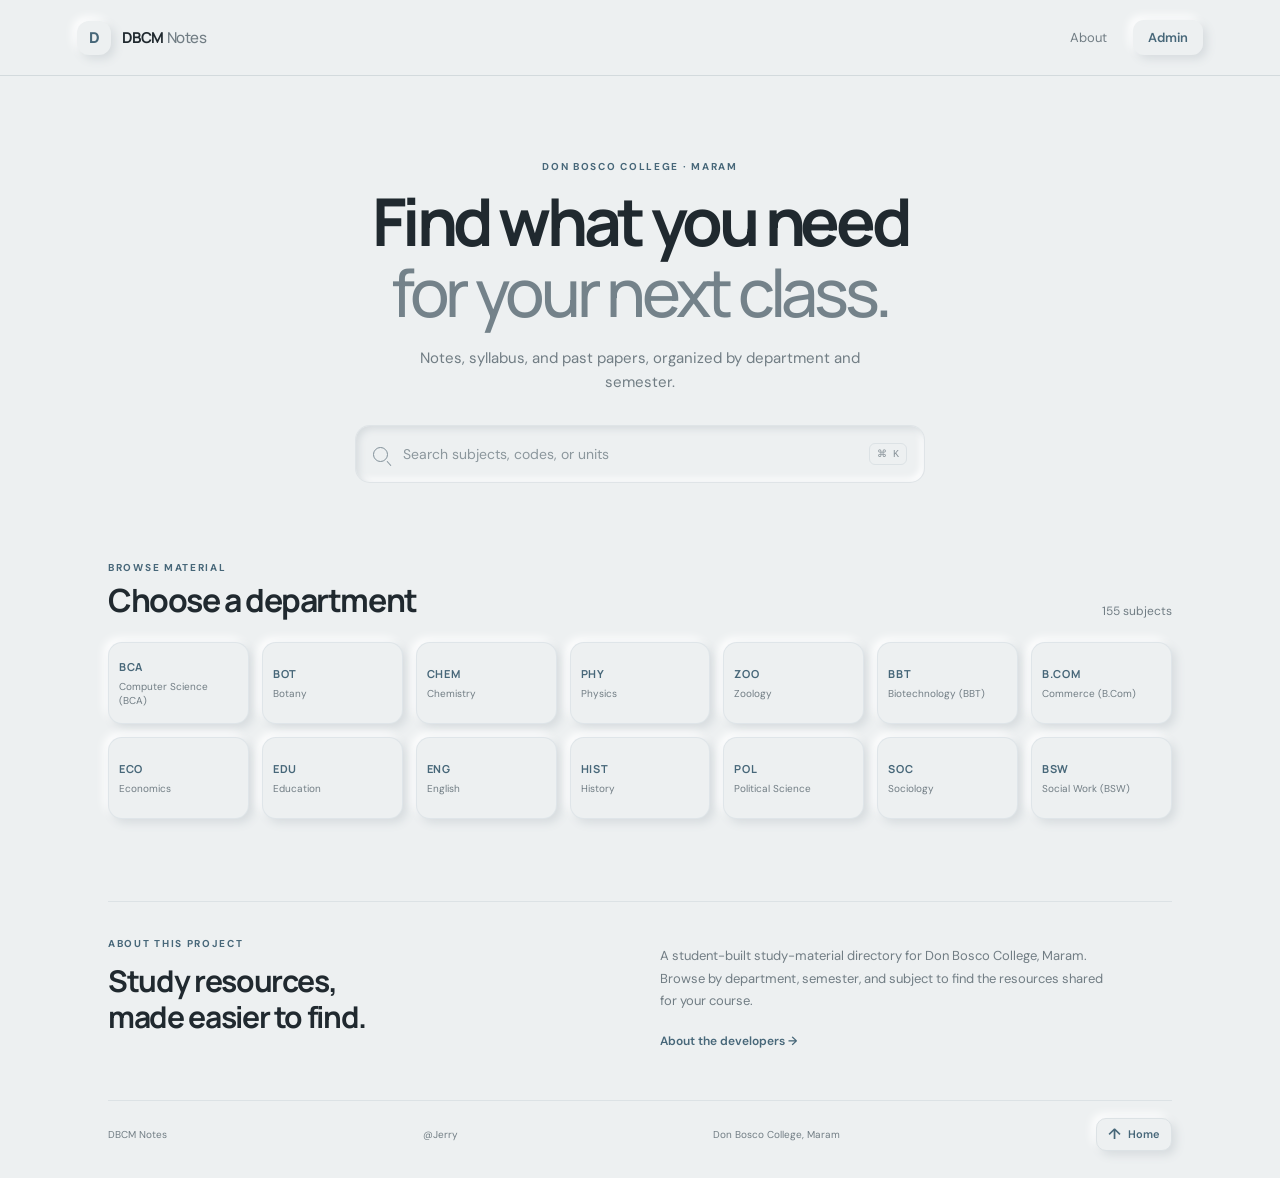
<file: index.html>
<!doctype html>
<html lang="en">
<head>
  <meta charset="utf-8">
  <meta name="viewport" content="width=device-width,initial-scale=1">
  <meta name="theme-color" content="#edf0f1">
  <title>DBCM Notes</title>
  <link rel="stylesheet" href="styles.css">
  <script src="data/curriculum.js" defer></script>
  <script src="app.js" defer></script>
</head>
<body>
  <header class="topbar">
    <a class="wordmark" href="./" aria-label="DBCM Notes home"><span class="wordmark-mark">D</span><span>DBCM <strong>Notes</strong></span></a>
    <nav class="top-actions" aria-label="Main navigation">
      <a class="text-link" href="#about">About</a>
      <a class="admin-link" href="admin/">Admin</a>
    </nav>
  </header>

  <main class="shell">
    <section class="intro" aria-labelledby="page-title">
      <p class="eyebrow">DON BOSCO COLLEGE · MARAM</p>
      <h1 id="page-title">Find what you need<br><span>for your next class.</span></h1>
      <p class="intro-copy">Notes, syllabus, and past papers, organized by department and semester.</p>
      <label class="searchbox" for="global-search">
        <span class="search-glyph" aria-hidden="true"></span>
        <input id="global-search" type="search" placeholder="Search subjects, codes, or units" autocomplete="off">
        <kbd>⌘ K</kbd>
      </label>
      <div id="search-results" class="search-results hidden" aria-live="polite"></div>
    </section>

    <section id="browse" class="browse-section" aria-labelledby="browse-title">
      <div class="section-heading">
        <div><p class="eyebrow">BROWSE MATERIAL</p><h2 id="browse-title">Choose a department</h2></div>
        <span id="dataset-count" class="quiet-count"></span>
      </div>
      <label class="mobile-department-select" for="department-select">
        <span class="sr-only">Choose a department</span>
        <select id="department-select"><option value="">Select department</option></select>
      </label>
      <div id="department-grid" class="department-grid" aria-label="Departments"></div>
    </section>

    <section id="semester-section" class="browse-section hidden" aria-labelledby="semester-title">
      <div class="section-heading compact-heading">
        <div><p class="eyebrow" id="selected-department-label">DEPARTMENT</p><h2 id="semester-title">Choose a semester</h2></div>
        <button id="change-department" class="text-button" type="button">Change department</button>
      </div>
      <div id="semester-grid" class="semester-grid" aria-label="Semesters"></div>
    </section>

    <section id="subject-section" class="browse-section hidden" aria-labelledby="subject-list-title">
      <div class="section-heading compact-heading">
        <div><p class="eyebrow" id="selected-semester-label">SEMESTER</p><h2 id="subject-list-title">Choose a subject</h2></div>
        <button id="change-semester" class="text-button" type="button">Change semester</button>
      </div>
      <div id="subject-grid" class="subject-grid"></div>
    </section>

    <section id="subject-detail" class="detail-section hidden" aria-labelledby="detail-title">
      <button id="back-to-subjects" class="back-button" type="button"><span aria-hidden="true">←</span> All subjects</button>
      <div class="detail-header">
        <div>
          <p class="eyebrow" id="detail-meta"></p>
          <h2 id="detail-title"></h2>
          <p id="detail-description" class="detail-description"></p>
        </div>
        <button id="bookmark-button" class="bookmark-button" type="button" aria-pressed="false">Save subject</button>
      </div>
      <div class="resource-tabs-wrap">
        <nav id="resource-tabs" class="resource-tabs" aria-label="Subject resources">
          <button type="button" data-tab="syllabus" class="resource-tab active">Syllabus</button>
          <button type="button" data-tab="notes" class="resource-tab">Notes</button>
          <button type="button" data-tab="pyqs" class="resource-tab">PYQs</button>
          <button type="button" data-tab="videos" class="resource-tab">Video</button>
          <button type="button" data-tab="references" class="resource-tab">References</button>
        </nav>
      </div>
      <div id="resource-content" class="resource-content"></div>
    </section>

    <section id="about" class="about-section">
      <div><p class="eyebrow">ABOUT THIS PROJECT</p><h2>Study resources,<br>made easier to find.</h2></div>
      <div class="about-copy">
        <p>A student-built study-material directory for Don Bosco College, Maram. Browse by department, semester, and subject to find the resources shared for your course.</p>
        <a href="about.html" class="text-link">About the developers <span aria-hidden="true">→</span></a>
      </div>
    </section>
    <footer class="footer"><span>DBCM Notes</span><span>@Jerry</span><span>Don Bosco College, Maram</span><button id="home-button" class="home-button" type="button" aria-label="Return to home and close open sections"><span aria-hidden="true">↑</span> Home</button></footer>
  </main>
  <div id="toast" class="toast" role="status" aria-live="polite"></div>
</body>
</html>
</file>
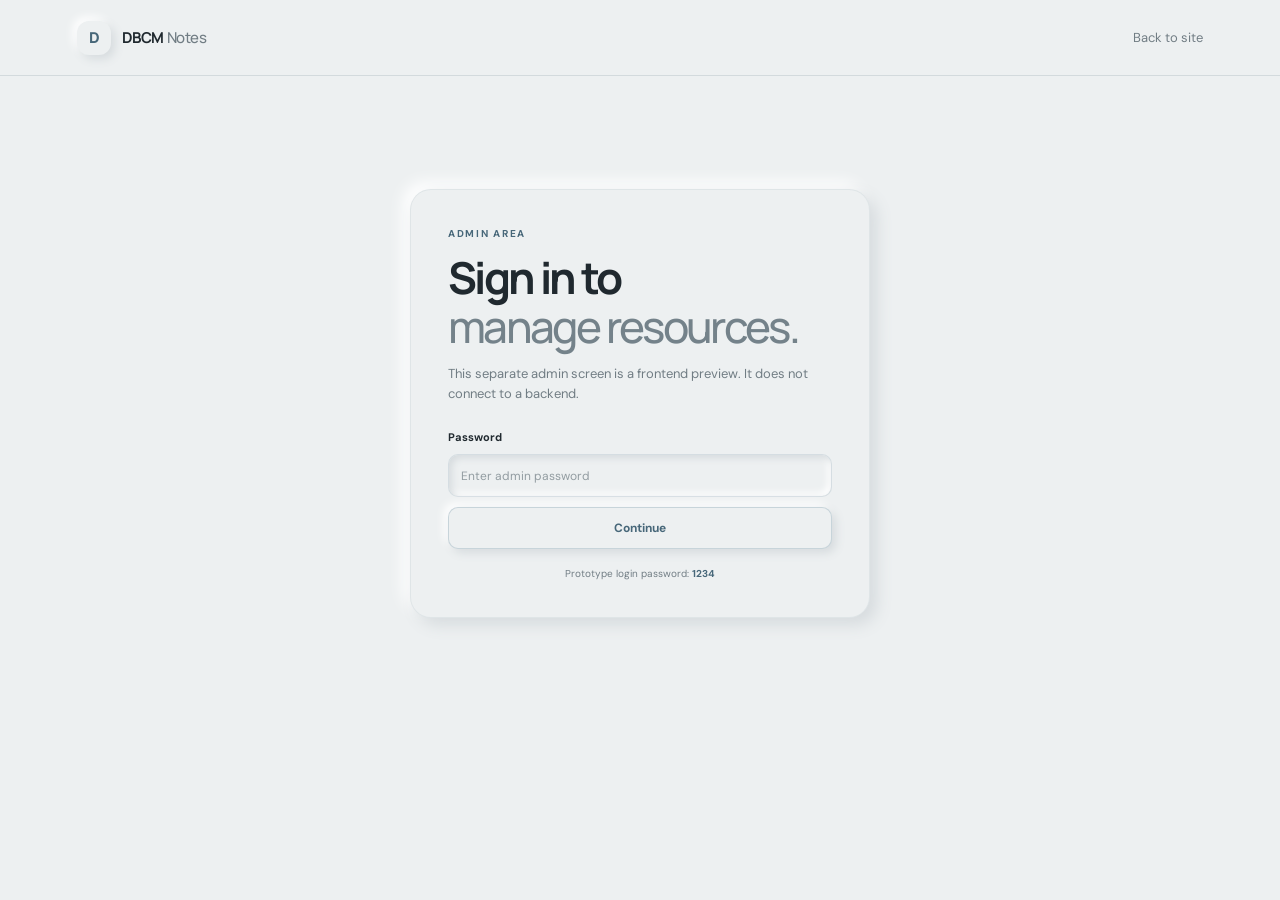
<file: admin/index.html>
<!doctype html>
<html lang="en">
<head>
  <meta charset="utf-8">
  <meta name="viewport" content="width=device-width,initial-scale=1">
  <title>Admin · DBCM Notes</title>
  <link rel="stylesheet" href="../styles.css">
  <link rel="stylesheet" href="admin.css">
  <script src="../data/curriculum.js" defer></script>
  <script src="admin.js" defer></script>
</head>
<body class="admin-body">
  <header class="topbar">
    <a class="wordmark" href="../"><span class="wordmark-mark">D</span><span>DBCM <strong>Notes</strong></span></a>
    <nav class="top-actions"><a class="text-link" href="../">Back to site</a></nav>
  </header>
  <main class="admin-shell">
    <section id="login-panel" class="login-panel">
      <p class="eyebrow">ADMIN AREA</p>
      <h1>Sign in to<br><span>manage resources.</span></h1>
      <p class="admin-subtitle">This separate admin screen is a frontend preview. It does not connect to a backend.</p>
      <form id="login-form" class="admin-form">
        <label for="admin-password">Password</label>
        <input id="admin-password" type="password" placeholder="Enter admin password" autocomplete="current-password" required>
        <p id="login-error" class="error-message hidden">That password did not match. Try again.</p>
        <button class="primary-button" type="submit">Continue</button>
      </form>
      <p class="demo-hint">Prototype login password: <strong>1234</strong></p>
    </section>

    <section id="dashboard" class="dashboard hidden">
      <div class="dashboard-heading">
        <div><p class="eyebrow">DBCM NOTES · ADMIN</p><h1>Resource manager</h1><p class="admin-subtitle">Manage the materials students see for each subject.</p></div>
        <button id="logout-button" class="quiet-button" type="button">Sign out</button>
      </div>
      <div class="admin-notice"><strong>Preview mode</strong><span>Changes are temporary and visible only in this browser. No files are uploaded or saved.</span></div>
      <div class="admin-stats">
        <article><span>Departments</span><strong>14</strong></article>
        <article><span>Subjects</span><strong>155</strong></article>
        <article><span>Note entries</span><strong id="note-count">310</strong></article>
      </div>
      <div class="manager-grid">
        <section class="admin-card">
          <div class="card-heading"><div><p class="eyebrow">ADD MATERIAL</p><h2>Share a note</h2></div></div>
          <form id="note-form" class="admin-form two-col-form">
            <div class="field-span"><label for="note-title">Note title</label><input id="note-title" required placeholder="e.g. Unit 1 revision notes"></div>
            <div><label for="note-department">Department</label><select id="note-department" required></select></div>
            <div><label for="note-subject">Subject</label><select id="note-subject" required></select></div>
            <div><label for="note-unit">Unit</label><select id="note-unit"><option value="">All units</option></select></div>
            <div><label for="note-author">Shared by</label><input id="note-author" placeholder="Admin or faculty name"></div>
            <div class="field-span"><label for="note-file">PDF file</label><input id="note-file" type="file" accept="application/pdf"><small class="field-help">PDF upload will connect to Supabase Storage in a later step.</small></div>
            <button class="primary-button field-span" type="submit">Preview note entry</button>
          </form>
        </section>
        <section class="admin-card notes-card">
          <div class="card-heading"><div><p class="eyebrow">CURRENT CATALOG</p><h2>Recent notes</h2></div><span class="quiet-count">Preview list</span></div>
          <div id="admin-note-list" class="admin-note-list"></div>
        </section>
      </div>
    </section>
  </main>
  <div id="admin-toast" class="toast" role="status" aria-live="polite"></div>
</body>
</html>
</file>
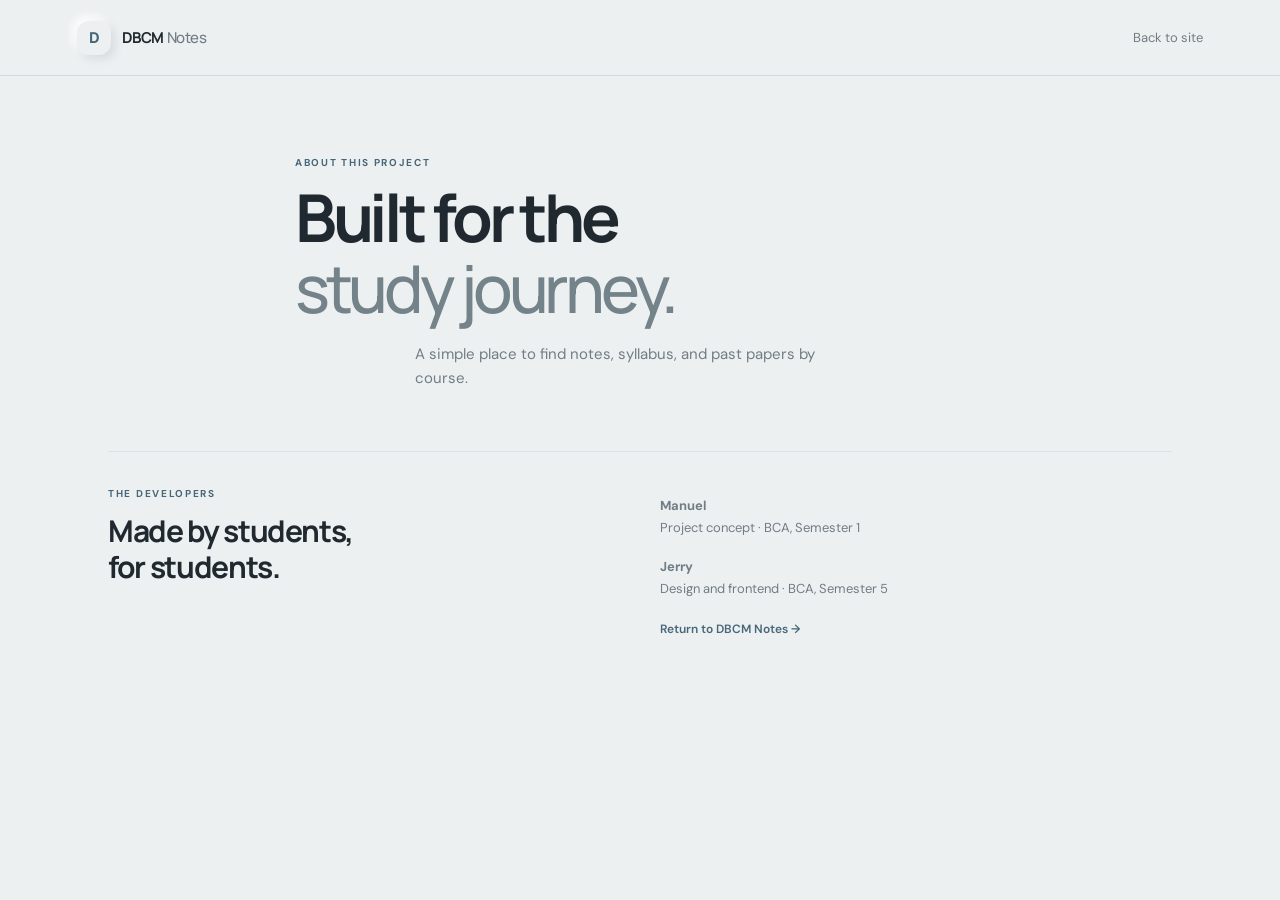
<file: about.html>
<!doctype html>
<html lang="en">
<head>
  <meta charset="utf-8">
  <meta name="viewport" content="width=device-width,initial-scale=1">
  <title>About · DBCM Notes</title>
  <link rel="stylesheet" href="styles.css">
</head>
<body>
  <header class="topbar"><a class="wordmark" href="./"><span class="wordmark-mark">D</span><span>DBCM <strong>Notes</strong></span></a><nav class="top-actions"><a class="text-link" href="./">Back to site</a></nav></header>
  <main class="shell">
    <section class="intro about-intro"><p class="eyebrow">ABOUT THIS PROJECT</p><h1>Built for the<br><span>study journey.</span></h1><p class="intro-copy">A simple place to find notes, syllabus, and past papers by course.</p></section>
    <section class="about-section developer-section"><div><p class="eyebrow">THE DEVELOPERS</p><h2>Made by students,<br>for students.</h2></div><div class="about-copy"><p><strong>Manuel</strong><br>Project concept · BCA, Semester 1</p><p><strong>Jerry</strong><br>Design and frontend · BCA, Semester 5</p><a class="text-link" href="./">Return to DBCM Notes <span aria-hidden="true">→</span></a></div></section>
  </main>
</body>
</html>
</file>
<file: styles.css>
@import url('https://fonts.googleapis.com/css2?family=DM+Sans:wght@400;500;600;700&family=Manrope:wght@400;500;600;700;800&display=swap');

:root {
  color-scheme: light;
  --page: #edf0f1;
  --surface: #edf0f1;
  --surface-deep: #e5e9eb;
  --ink: #20292f;
  --muted: #717d84;
  --line: #dce2e5;
  --accent: #476779;
  --accent-wash: #e2e9ed;
  --shadow-out: 7px 7px 16px #d6dbde, -7px -7px 16px #fff;
  --shadow-small: 4px 4px 10px #d6dbde, -4px -4px 10px #fff;
  --shadow-in: inset 3px 3px 7px #d6dbde, inset -3px -3px 7px #fff;
  --radius: 18px;
  font-family: 'DM Sans', 'Segoe UI', sans-serif;
}

* { box-sizing: border-box; }
html { scroll-behavior: smooth; }
body { margin: 0; min-width: 320px; background: var(--page); color: var(--ink); }
button, input, select { font: inherit; }
button, a, select { -webkit-tap-highlight-color: transparent; }
a { color: inherit; text-decoration: none; }
button { color: inherit; }
button:focus-visible, a:focus-visible, input:focus-visible, select:focus-visible { outline: 3px solid #829eae; outline-offset: 3px; }
.hidden { display: none !important; }
.sr-only { position: absolute; width: 1px; height: 1px; padding: 0; margin: -1px; overflow: hidden; clip: rect(0,0,0,0); white-space: nowrap; border: 0; }

.topbar { height: 76px; padding: 0 clamp(20px, 6vw, 88px); display: flex; align-items: center; justify-content: space-between; border-bottom: 1px solid rgba(191,201,206,.55); }
.wordmark { display: inline-flex; gap: 11px; align-items: center; font: 700 15px 'Manrope', sans-serif; letter-spacing: -.03em; }
.wordmark strong { font-weight: 500; color: var(--muted); }
.wordmark-mark { display: grid; place-items: center; height: 34px; width: 34px; border-radius: 12px; color: var(--accent); font: 800 15px 'Manrope', sans-serif; background: var(--surface); box-shadow: var(--shadow-small); }
.top-actions { display: flex; align-items: center; gap: 26px; font-size: 13px; }
.text-link { color: var(--muted); transition: color .2s ease; }
.text-link:hover { color: var(--ink); }
.admin-link { padding: 9px 15px; border-radius: 11px; color: var(--accent); font-weight: 600; background: var(--surface); box-shadow: var(--shadow-small); }
.admin-link:hover { box-shadow: var(--shadow-in); }

.shell { max-width: 1120px; padding: 0 28px; margin: auto; }
.intro { max-width: 690px; margin: 84px auto 78px; text-align: center; }
.eyebrow { margin: 0 0 13px; color: var(--accent); font-size: 10px; font-weight: 700; letter-spacing: .17em; text-transform: uppercase; }
h1, h2, h3, p { margin-top: 0; }
h1, h2, h3 { font-family: 'Manrope', 'Segoe UI', sans-serif; }
h1 { margin-bottom: 17px; font-size: clamp(40px, 6vw, 66px); line-height: 1.08; letter-spacing: -.065em; font-weight: 700; }
h1 span { color: #74828a; font-weight: 500; }
.intro-copy { margin: 0 auto 30px; max-width: 450px; color: var(--muted); font-size: 15px; line-height: 1.65; }
.searchbox { display: flex; align-items: center; gap: 13px; height: 58px; max-width: 570px; margin: auto; padding: 0 17px; background: var(--surface); border: 1px solid rgba(220,226,229,.8); border-radius: 15px; box-shadow: var(--shadow-in); }
.searchbox input { width: 100%; min-width: 0; border: 0; outline: 0; color: var(--ink); background: transparent; font-size: 14px; }
.searchbox input::placeholder { color: #8c979d; }
.search-glyph { width: 15px; height: 15px; flex: none; border: 1.7px solid #819099; border-radius: 50%; position: relative; }
.search-glyph::after { content: ''; position: absolute; right: -5px; bottom: -3px; width: 6px; border-top: 1.7px solid #819099; transform: rotate(48deg); }
kbd { flex: none; padding: 4px 7px; border: 1px solid var(--line); border-radius: 6px; color: #879198; font-size: 10px; }
.search-results { max-width: 570px; max-height: 340px; overflow: auto; margin: 8px auto 0; padding: 8px; text-align: left; border: 1px solid var(--line); border-radius: 15px; background: var(--surface); box-shadow: var(--shadow-out); }
.search-result { display: flex; width: 100%; justify-content: space-between; align-items: center; gap: 15px; margin: 0 0 7px; padding: 12px; border: 1px solid var(--line); border-radius: 10px; color: var(--ink); background: var(--surface); text-align: left; cursor: pointer; }
.search-result:last-child { margin-bottom: 0; }
.search-result > span:first-child { min-width: 0; }
.search-result:hover { background: var(--accent-wash); }
.search-result strong { display: block; overflow-wrap: anywhere; font-size: 13px; }
.search-result small { color: var(--muted); font-size: 11px; }
.search-result-code { color: var(--accent); font: 700 11px 'Manrope', sans-serif; }

.browse-section { margin: 0 0 82px; scroll-margin-top: 25px; }
.section-heading { display: flex; align-items: end; justify-content: space-between; gap: 20px; margin-bottom: 23px; }
.section-heading .eyebrow { margin-bottom: 7px; }
.section-heading h2, .about-section h2 { margin: 0; font-size: clamp(24px, 3vw, 32px); line-height: 1.2; letter-spacing: -.045em; }
.quiet-count { color: var(--muted); font-size: 12px; }
.department-grid { display: grid; grid-template-columns: repeat(7, minmax(0, 1fr)); gap: 13px; }
.department-tile, .semester-tile, .subject-tile, .note-card, .paper-card, .resource-card { border: 1px solid rgba(219,226,229,.7); background: var(--surface); box-shadow: var(--shadow-small); }
.department-tile { min-height: 82px; padding: 12px 10px; text-align: left; border-radius: 14px; cursor: pointer; transition: transform .18s, box-shadow .18s, border-color .18s; }
.department-tile:hover, .semester-tile:hover, .subject-tile:hover { transform: translateY(-2px); box-shadow: var(--shadow-out); }
.department-tile.selected, .semester-tile.selected { border-color: #9bb0bc; color: var(--accent); box-shadow: var(--shadow-in); }
.dept-code { display: block; margin-bottom: 6px; color: var(--accent); font: 700 11px 'Manrope', sans-serif; letter-spacing: .06em; }
.dept-name { display: block; color: var(--muted); font-size: 10px; line-height: 1.35; }
.mobile-department-select { display: none; position: relative; }
.mobile-department-select::after { content: ''; position: absolute; top: 50%; right: 18px; width: 8px; height: 8px; border-right: 1.5px solid var(--muted); border-bottom: 1.5px solid var(--muted); transform: translateY(-70%) rotate(45deg); pointer-events: none; }
.mobile-department-select select { appearance: none; -webkit-appearance: none; width: 100%; padding: 15px 45px 15px 16px; color: var(--ink); background: var(--surface); border: 1px solid var(--line); border-radius: 13px; box-shadow: var(--shadow-in); }
.semester-grid { display: grid; grid-template-columns: repeat(8, minmax(0, 1fr)); gap: 12px; }
.semester-tile { min-height: 74px; border-radius: 14px; cursor: pointer; text-align: center; transition: transform .18s, box-shadow .18s; }
.semester-tile span { display: block; font: 700 17px 'Manrope', sans-serif; }
.semester-tile small { color: var(--muted); font-size: 10px; }
.semester-tile:disabled { cursor: not-allowed; opacity: .56; box-shadow: none; }
.semester-tile:disabled:hover { transform: none; }
.subject-grid { display: grid; grid-template-columns: repeat(4, minmax(0,1fr)); gap: 13px; }
.subject-tile { min-height: 85px; padding: 14px; border-radius: 14px; cursor: pointer; text-align: left; transition: transform .18s, box-shadow .18s; }
.subject-tile strong { display: block; color: var(--accent); font: 700 12px 'Manrope', sans-serif; letter-spacing: .025em; }
.subject-tile span { display: block; margin-top: 6px; color: var(--muted); font-size: 11px; line-height: 1.4; }
.empty-state { grid-column: 1/-1; padding: 27px; border: 1px dashed #c7d0d4; border-radius: 14px; color: var(--muted); text-align: center; font-size: 13px; }
.text-button { border: 0; padding: 8px 0; color: var(--accent); background: transparent; font-size: 12px; font-weight: 600; cursor: pointer; }

.detail-section { padding: 28px; margin: 0 0 82px; border-radius: 22px; background: var(--surface); box-shadow: var(--shadow-out); scroll-margin-top: 24px; }
.back-button { border: 0; padding: 0; color: var(--muted); background: transparent; font-size: 12px; cursor: pointer; }
.back-button span { margin-right: 5px; font-size: 17px; vertical-align: -1px; }
.detail-header { display: flex; justify-content: space-between; align-items: end; gap: 18px; margin: 28px 0 26px; }
.detail-header .eyebrow { margin-bottom: 8px; }
.detail-header h2 { margin: 0; font-size: clamp(24px, 4vw, 36px); letter-spacing: -.05em; }
.detail-description { max-width: 650px; margin: 9px 0 0; color: var(--muted); font-size: 13px; line-height: 1.6; }
.bookmark-button { flex: none; padding: 10px 14px; border: 1px solid var(--line); border-radius: 11px; color: var(--accent); background: var(--surface); box-shadow: var(--shadow-small); font-size: 11px; font-weight: 600; cursor: pointer; }
.bookmark-button[aria-pressed="true"] { box-shadow: var(--shadow-in); }
.resource-tabs-wrap { border-bottom: 1px solid var(--line); overflow-x: auto; }
.resource-tabs { display: flex; min-width: max-content; gap: 24px; }
.resource-tab { padding: 0 2px 13px; border: 0; border-bottom: 2px solid transparent; color: var(--muted); background: transparent; font-size: 12px; cursor: pointer; }
.resource-tab.active { border-color: var(--accent); color: var(--accent); font-weight: 700; }
.resource-content { padding-top: 20px; }
.resource-heading { display: flex; align-items: end; justify-content: space-between; margin-bottom: 14px; }
.notes-heading { margin-top: 25px; }
.resource-heading h3 { margin: 0; font-size: 16px; letter-spacing: -.025em; }
.resource-heading span { color: var(--muted); font-size: 11px; }
.unit-list, .resource-list { display: grid; gap: 10px; }
.unit-card { padding: 15px 16px; border: 1px solid rgba(220,226,229,.85); border-radius: 13px; background: var(--surface); box-shadow: 3px 3px 9px #dce1e3, -3px -3px 9px #fff; }
.unit-topline { display: flex; justify-content: space-between; gap: 15px; color: var(--accent); font-size: 10px; font-weight: 700; }
.unit-card h4 { margin: 8px 0 4px; font: 700 14px 'Manrope', sans-serif; letter-spacing: -.02em; }
.unit-card p { margin: 0; color: var(--muted); font-size: 12px; line-height: 1.55; }
.note-card, .paper-card, .resource-card { padding: 15px; border-radius: 13px; }
.note-card h4, .paper-card h4, .resource-card h4 { margin: 0 0 6px; font: 700 13px 'Manrope', sans-serif; }
.note-card p, .paper-card p, .resource-card p { margin: 0; color: var(--muted); font-size: 11px; line-height: 1.55; }
.note-card .meta, .paper-card .meta { margin-bottom: 5px; color: var(--accent); font-size: 10px; font-weight: 600; }
.resource-url { display: inline-block; margin-top: 12px; color: var(--accent); font-size: 11px; font-weight: 600; }
.about-section { display: grid; grid-template-columns: 1fr 1fr; gap: 40px; padding: 35px 0 50px; border-top: 1px solid var(--line); }
.about-intro { text-align: left; margin-top: 80px; margin-bottom: 60px; }
.about-section h2 { font-size: clamp(23px, 3vw, 30px); }
.about-copy { max-width: 460px; padding-top: 8px; }
.about-copy p { margin-bottom: 17px; color: var(--muted); font-size: 13px; line-height: 1.7; }
.about-copy .text-link { color: var(--accent); font-size: 12px; font-weight: 600; }
.footer { display: flex; align-items: center; justify-content: space-between; gap: 12px; padding: 17px 0 27px; border-top: 1px solid var(--line); color: var(--muted); font-size: 10px; }
.home-button { display: inline-flex; align-items: center; gap: 7px; padding: 8px 11px; border: 1px solid var(--line); border-radius: 10px; color: var(--accent); background: var(--surface); box-shadow: var(--shadow-small); font-size: 11px; font-weight: 600; cursor: pointer; }
.home-button:hover { box-shadow: var(--shadow-in); }
.home-button span { font-size: 15px; line-height: 1; }
.toast { position: fixed; z-index: 10; bottom: 22px; left: 50%; padding: 11px 16px; border-radius: 10px; color: var(--ink); background: var(--surface); box-shadow: var(--shadow-out); font-size: 12px; opacity: 0; pointer-events: none; transform: translate(-50%, 8px); transition: .2s; }
.toast.show { opacity: 1; transform: translate(-50%, 0); }

@media (max-width: 900px) {
  .department-grid { grid-template-columns: repeat(4, minmax(0,1fr)); }
  .subject-grid { grid-template-columns: repeat(3, minmax(0,1fr)); }
}
@media (max-width: 640px) {
  .topbar { height: 64px; padding: 0 18px; }
  .top-actions { gap: 16px; font-size: 12px; }
  .shell { padding: 0 18px; }
  .intro { margin: 60px auto 61px; text-align: left; }
  h1 { font-size: clamp(39px, 11vw, 52px); }
  .intro-copy { margin-left: 0; font-size: 13px; }
  .searchbox { height: 54px; }
  .searchbox kbd { display: none; }
  .browse-section { margin-bottom: 58px; }
  .section-heading { align-items: center; margin-bottom: 17px; }
  .section-heading h2 { font-size: 23px; }
  .quiet-count { font-size: 10px; }
  .department-grid { display: none; }
  .mobile-department-select { display: block; }
  .semester-grid { grid-template-columns: repeat(4, minmax(0,1fr)); gap: 10px; }
  .semester-tile { min-height: 68px; }
  .subject-grid { grid-template-columns: repeat(2, minmax(0,1fr)); gap: 10px; }
  .subject-tile { min-height: 65px; padding: 13px; }
  .subject-tile span { display: none; }
  .subject-tile strong { font-size: 12px; }
  .compact-heading { align-items: end; }
  .text-button { font-size: 10px; }
  .detail-section { padding: 19px 15px; margin-bottom: 60px; border-radius: 17px; }
  .detail-header { align-items: start; margin: 24px 0 20px; }
  .detail-header h2 { font-size: 25px; }
  .detail-description { font-size: 12px; }
  .bookmark-button { padding: 9px 10px; font-size: 10px; }
  .resource-tabs { gap: 19px; }
  .resource-tab { font-size: 11px; }
  .resource-content { padding-top: 16px; }
  .unit-card { padding: 13px; }
  .unit-card h4 { font-size: 13px; }
  .unit-card p { font-size: 11px; }
  .about-section { grid-template-columns: 1fr; gap: 17px; padding: 29px 0 38px; }
  .about-section h2 br { display: none; }
  .about-copy { padding: 0; }
  .footer { font-size: 9px; }
}
@media (prefers-reduced-motion: reduce) {
  *, *::before, *::after { scroll-behavior: auto !important; transition-duration: .01ms !important; }
}
</file>
<file: admin/admin.css>
.admin-body { min-height: 100vh; }
.admin-shell { max-width: 1080px; min-height: calc(100vh - 76px); margin: auto; padding: 58px 28px 80px; }
.login-panel { width: min(100%, 460px); margin: 55px auto; padding: 37px; border: 1px solid rgba(219,226,229,.75); border-radius: 21px; background: var(--surface); box-shadow: var(--shadow-out); }
.login-panel h1, .dashboard-heading h1 { margin: 0 0 12px; font-size: clamp(31px, 5vw, 44px); line-height: 1.12; letter-spacing: -.06em; }
.login-panel h1 span { color: #74828a; font-weight: 500; }
.admin-subtitle { color: var(--muted); font-size: 13px; line-height: 1.6; }
.admin-form { display: grid; gap: 10px; margin-top: 25px; }
.admin-form label { color: var(--ink); font-size: 11px; font-weight: 700; }
.admin-form input, .admin-form select { width: 100%; min-height: 43px; padding: 10px 12px; border: 1px solid rgba(211,220,224,.9); border-radius: 10px; outline: none; color: var(--ink); background: var(--surface); box-shadow: var(--shadow-in); font-size: 12px; }
.admin-form input::placeholder { color: #929ca1; }
.admin-form input[type="file"] { padding: 7px; }
.primary-button, .quiet-button { min-height: 42px; padding: 0 15px; border: 1px solid rgba(190,205,213,.8); border-radius: 10px; color: var(--accent); background: var(--surface); box-shadow: var(--shadow-small); font-size: 12px; font-weight: 700; cursor: pointer; }
.primary-button:hover, .quiet-button:hover { box-shadow: var(--shadow-in); }
.error-message { margin: 0; color: #9a4d4d; font-size: 11px; }
.demo-hint { margin: 18px 0 0; color: var(--muted); font-size: 10px; text-align: center; }
.demo-hint strong { color: var(--accent); }
.dashboard-heading { display: flex; justify-content: space-between; align-items: center; gap: 20px; margin-bottom: 25px; }
.dashboard-heading .eyebrow { margin-bottom: 7px; }
.dashboard-heading h1 { font-size: clamp(30px, 4vw, 42px); }
.dashboard-heading .admin-subtitle { margin: 0; }
.admin-notice { display: flex; gap: 12px; align-items: baseline; margin-bottom: 18px; padding: 13px 15px; border: 1px solid var(--line); border-radius: 11px; color: var(--muted); background: var(--surface-deep); font-size: 11px; }
.admin-notice strong { flex: none; color: var(--accent); }
.admin-stats { display: grid; grid-template-columns: repeat(3,1fr); gap: 13px; margin-bottom: 20px; }
.admin-stats article { display: flex; align-items: center; justify-content: space-between; padding: 14px 16px; border: 1px solid rgba(219,226,229,.7); border-radius: 13px; background: var(--surface); box-shadow: var(--shadow-small); }
.admin-stats span { color: var(--muted); font-size: 11px; }
.admin-stats strong { color: var(--accent); font: 700 19px 'Manrope', sans-serif; }
.manager-grid { display: grid; grid-template-columns: minmax(280px,.95fr) minmax(0,1.05fr); gap: 18px; }
.admin-card { padding: 21px; border: 1px solid rgba(219,226,229,.7); border-radius: 17px; background: var(--surface); box-shadow: var(--shadow-out); }
.card-heading { display: flex; align-items: center; justify-content: space-between; gap: 10px; }
.card-heading .eyebrow { margin-bottom: 6px; }
.card-heading h2 { margin: 0; font: 700 19px 'Manrope', sans-serif; letter-spacing: -.04em; }
.two-col-form { grid-template-columns: 1fr 1fr; gap: 9px 12px; margin-top: 20px; }
.two-col-form > div:not(.field-span) { min-width: 0; }
.two-col-form .field-span { grid-column: 1/-1; }
.field-help { display: block; margin-top: 5px; color: var(--muted); font-size: 10px; }
.admin-note-list { display: grid; gap: 9px; margin-top: 18px; }
.admin-note-item { display: flex; justify-content: space-between; align-items: center; gap: 12px; padding: 12px; border: 1px solid rgba(220,226,229,.9); border-radius: 11px; }
.admin-note-item strong { display: block; font-size: 11px; }
.admin-note-item span { display: block; margin-top: 4px; color: var(--muted); font-size: 10px; }
.admin-note-item button { border: 0; color: var(--muted); background: none; font-size: 10px; cursor: pointer; }
.admin-note-item button:hover { color: #9a4d4d; }
@media (max-width: 760px) {
  .admin-shell { padding: 35px 18px 55px; }
  .login-panel { margin: 25px auto; padding: 27px 23px; }
  .manager-grid { grid-template-columns: 1fr; }
  .admin-stats { gap: 8px; }
  .admin-stats article { display: block; padding: 12px; }
  .admin-stats strong { display: block; margin-top: 6px; }
  .admin-notice { display: block; line-height: 1.55; }
  .admin-notice strong { display: block; margin-bottom: 3px; }
}
@media (max-width: 420px) {
  .two-col-form { grid-template-columns: 1fr; }
  .two-col-form .field-span { grid-column: auto; }
  .dashboard-heading { align-items: start; }
}
</file>
